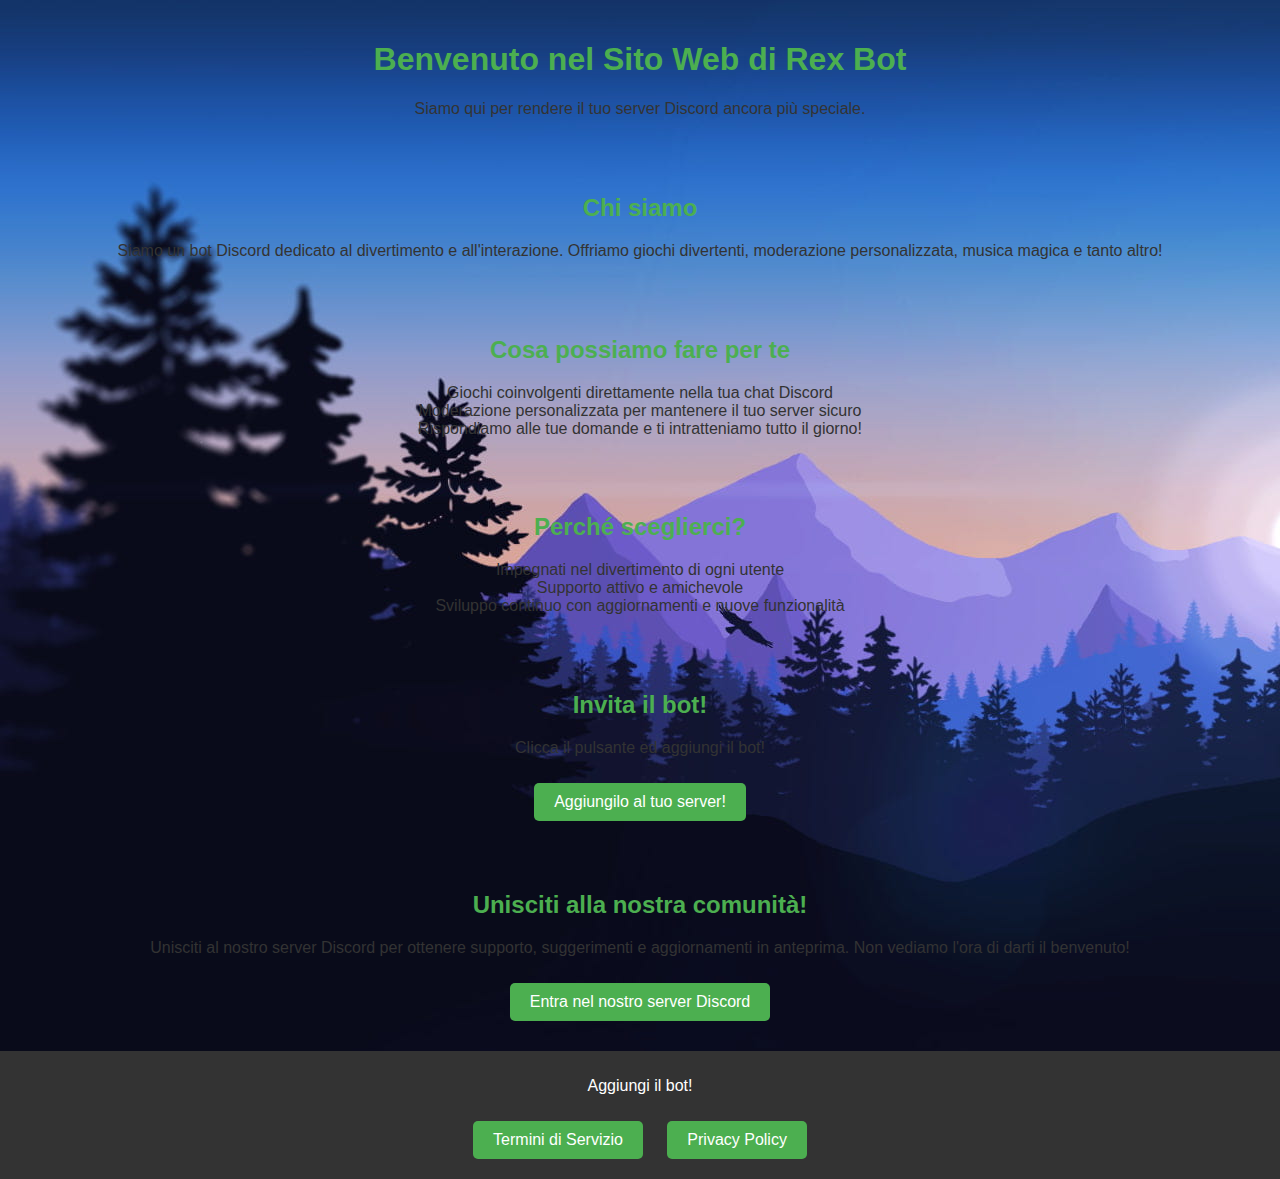
<file: index.html>
<!DOCTYPE html>
<html lang="it">
<head>
    <meta charset="UTF-8">
    <meta name="viewport" content="width=device-width, initial-scale=1.0">
    <title>Rex Bot</title>
    <style>
        body {
            background-image: url('background.jpg');
            font-family: Arial, sans-serif;
            margin: 0;
            padding: 0;
            background-color: #f4f4f4;
            color: #333;
        }
        header, section, footer {
            padding: 20px;
            text-align: center;
        }
        h1, h2 {
            color: #4CAF50;
        }
        ul {
            list-style-type: none;
            padding: 0;
        }
        .btn {
            display: inline-block;
            padding: 10px 20px;
            margin: 10px;
            color: white;
            background-color: #4CAF50;
            border: none;
            border-radius: 5px;
            text-decoration: none;
        }
        footer {
            background: #333;
            color: white;
            padding: 10px;
        }
    </style>
</head>
<body>
    <header>
        <h1>Benvenuto nel Sito Web di Rex Bot</h1>
        <p>Siamo qui per rendere il tuo server Discord ancora più speciale.</p>
    </header>

    <section id="about">
        <h2>Chi siamo</h2>
        <p>Siamo un bot Discord dedicato al divertimento e all'interazione. Offriamo giochi divertenti, moderazione personalizzata, musica magica e tanto altro!</p>
    </section>

    <section id="features">
        <h2>Cosa possiamo fare per te</h2>
        <ul>
            <li>Giochi coinvolgenti direttamente nella tua chat Discord</li>
            <li>Moderazione personalizzata per mantenere il tuo server sicuro</li>
            <li>Rispondiamo alle tue domande e ti intratteniamo tutto il giorno!</li>
        </ul>
    </section>

    <section id="why-choose-us">
        <h2>Perché sceglierci?</h2>
        <ul>
            <li>Impegnati nel divertimento di ogni utente</li>
            <li>Supporto attivo e amichevole</li>
            <li>Sviluppo continuo con aggiornamenti e nuove funzionalità</li>
        </ul>
    </section>

    <section id="join-community">
        <h2>Invita il bot!</h2>
        <p>Clicca il pulsante ed aggiungi il bot!</p>
        <a href="https://discord.com/oauth2/authorize?client_id=1248008865220657263&permissions=8&scope=bot" target="_blank" class="btn">Aggiungilo al tuo server!</a>
    </section>

    <section id="join-community">
        <h2>Unisciti alla nostra comunità!</h2>
        <p>Unisciti al nostro server Discord per ottenere supporto, suggerimenti e aggiornamenti in anteprima. Non vediamo l'ora di darti il benvenuto!</p>
        <a href="https://dsc.gg/andrexcommunity" target="_blank" class="btn">Entra nel nostro server Discord</a>
    </section>

    <footer>
        <p>Aggiungi il bot!</p>
        <div>
            <a href="tos.html" class="btn">Termini di Servizio</a>
            <a href="privacy.html" class="btn">Privacy Policy</a>
        </div>
    </footer>
</body>
</html>
</file>
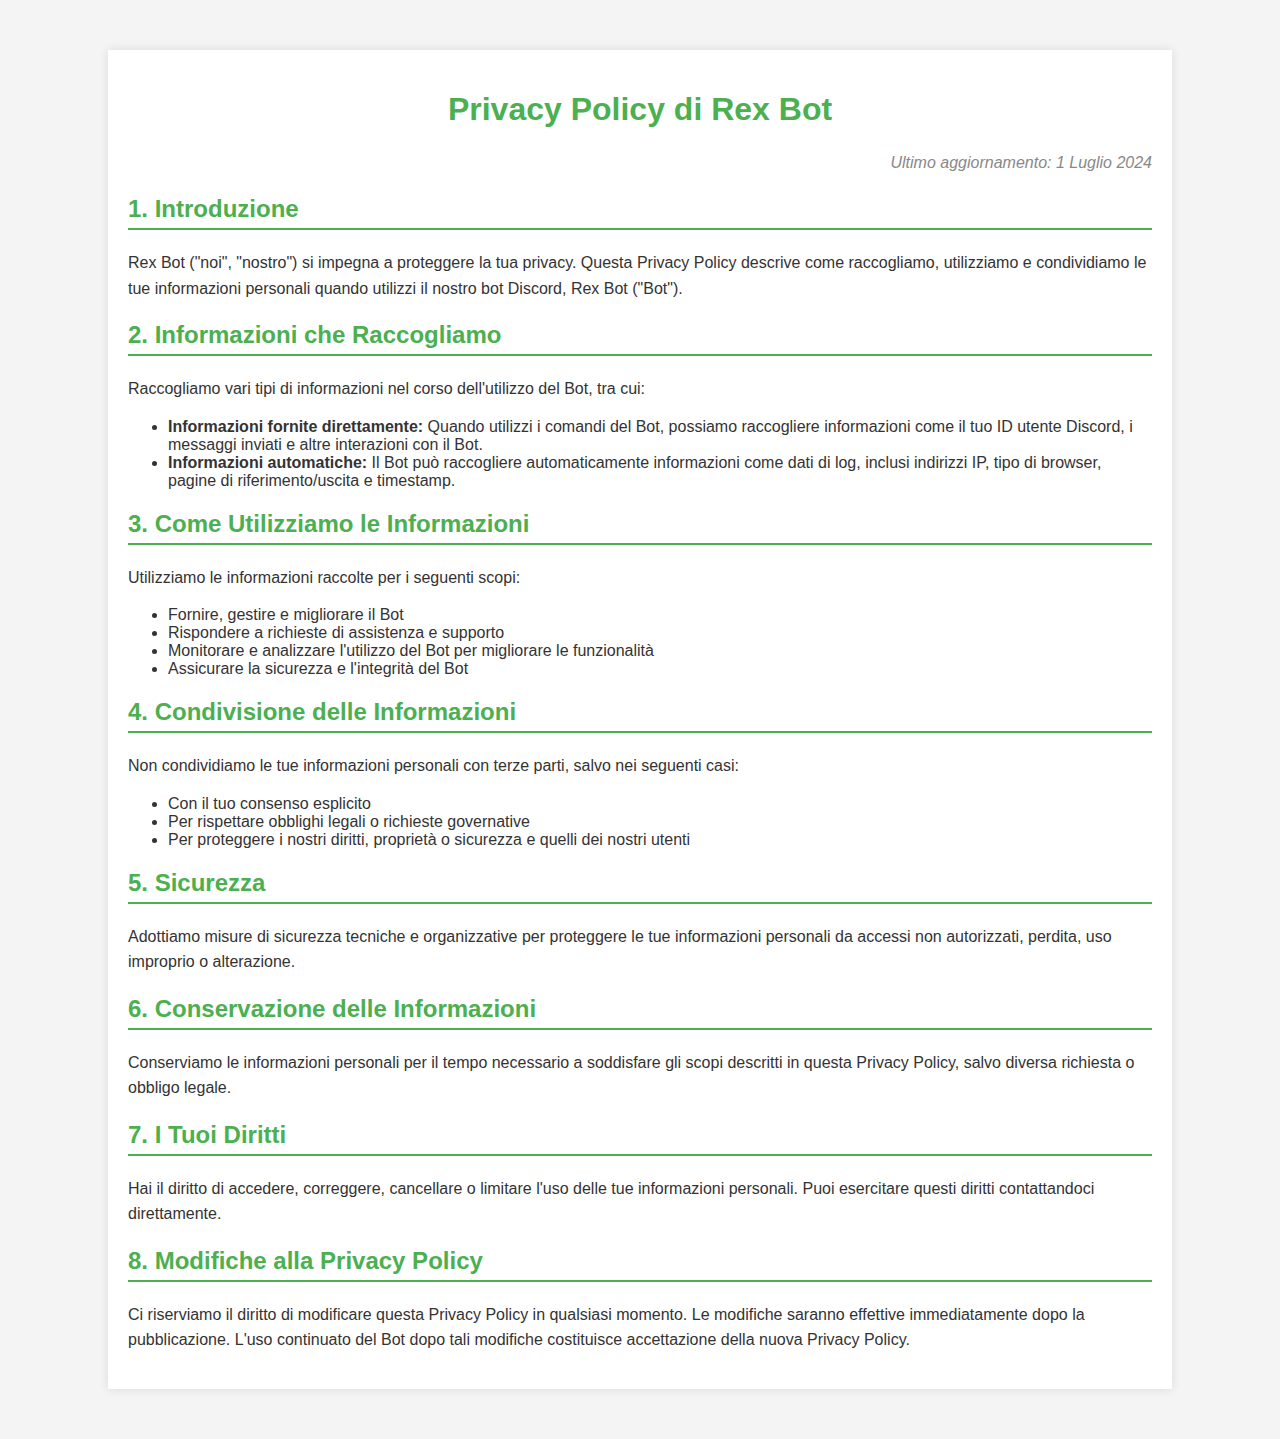
<file: privacy.html>
<!DOCTYPE html>
<html lang="it">
<head>
    <meta charset="UTF-8">
    <meta name="viewport" content="width=device-width, initial-scale=1.0">
    <title>Privacy Policy di Rex Bot</title>
    <style>
        body {
            font-family: Arial, sans-serif;
            margin: 0;
            padding: 0;
            background-color: #f4f4f4;
            color: #333;
        }
        .container {
            width: 80%;
            margin: 50px auto;
            padding: 20px;
            background: #fff;
            box-shadow: 0 0 10px rgba(0, 0, 0, 0.1);
        }
        h1 {
            text-align: center;
            color: #4CAF50;
        }
        h2 {
            color: #4CAF50;
            border-bottom: 2px solid #4CAF50;
            padding-bottom: 5px;
        }
        p {
            line-height: 1.6;
        }
        .last-updated {
            text-align: right;
            font-style: italic;
            color: #888;
        }
    </style>
</head>
<body>
    <div class="container">
        <h1>Privacy Policy di Rex Bot</h1>
        <p class="last-updated">Ultimo aggiornamento: 1 Luglio 2024 </p>

        <h2>1. Introduzione</h2>
        <p>Rex Bot ("noi", "nostro") si impegna a proteggere la tua privacy. Questa Privacy Policy descrive come raccogliamo, utilizziamo e condividiamo le tue informazioni personali quando utilizzi il nostro bot Discord, Rex Bot ("Bot").</p>

        <h2>2. Informazioni che Raccogliamo</h2>
        <p>Raccogliamo vari tipi di informazioni nel corso dell'utilizzo del Bot, tra cui:</p>
        <ul>
            <li><strong>Informazioni fornite direttamente:</strong> Quando utilizzi i comandi del Bot, possiamo raccogliere informazioni come il tuo ID utente Discord, i messaggi inviati e altre interazioni con il Bot.</li>
            <li><strong>Informazioni automatiche:</strong> Il Bot può raccogliere automaticamente informazioni come dati di log, inclusi indirizzi IP, tipo di browser, pagine di riferimento/uscita e timestamp.</li>
        </ul>

        <h2>3. Come Utilizziamo le Informazioni</h2>
        <p>Utilizziamo le informazioni raccolte per i seguenti scopi:</p>
        <ul>
            <li>Fornire, gestire e migliorare il Bot</li>
            <li>Rispondere a richieste di assistenza e supporto</li>
            <li>Monitorare e analizzare l'utilizzo del Bot per migliorare le funzionalità</li>
            <li>Assicurare la sicurezza e l'integrità del Bot</li>
        </ul>

        <h2>4. Condivisione delle Informazioni</h2>
        <p>Non condividiamo le tue informazioni personali con terze parti, salvo nei seguenti casi:</p>
        <ul>
            <li>Con il tuo consenso esplicito</li>
            <li>Per rispettare obblighi legali o richieste governative</li>
            <li>Per proteggere i nostri diritti, proprietà o sicurezza e quelli dei nostri utenti</li>
        </ul>

        <h2>5. Sicurezza</h2>
        <p>Adottiamo misure di sicurezza tecniche e organizzative per proteggere le tue informazioni personali da accessi non autorizzati, perdita, uso improprio o alterazione.</p>

        <h2>6. Conservazione delle Informazioni</h2>
        <p>Conserviamo le informazioni personali per il tempo necessario a soddisfare gli scopi descritti in questa Privacy Policy, salvo diversa richiesta o obbligo legale.</p>

        <h2>7. I Tuoi Diritti</h2>
        <p>Hai il diritto di accedere, correggere, cancellare o limitare l'uso delle tue informazioni personali. Puoi esercitare questi diritti contattandoci direttamente.</p>

        <h2>8. Modifiche alla Privacy Policy</h2>
        <p>Ci riserviamo il diritto di modificare questa Privacy Policy in qualsiasi momento. Le modifiche saranno effettive immediatamente dopo la pubblicazione. L'uso continuato del Bot dopo tali modifiche costituisce accettazione della nuova Privacy Policy.</p>

    </div>
</body>
</html>
</file>
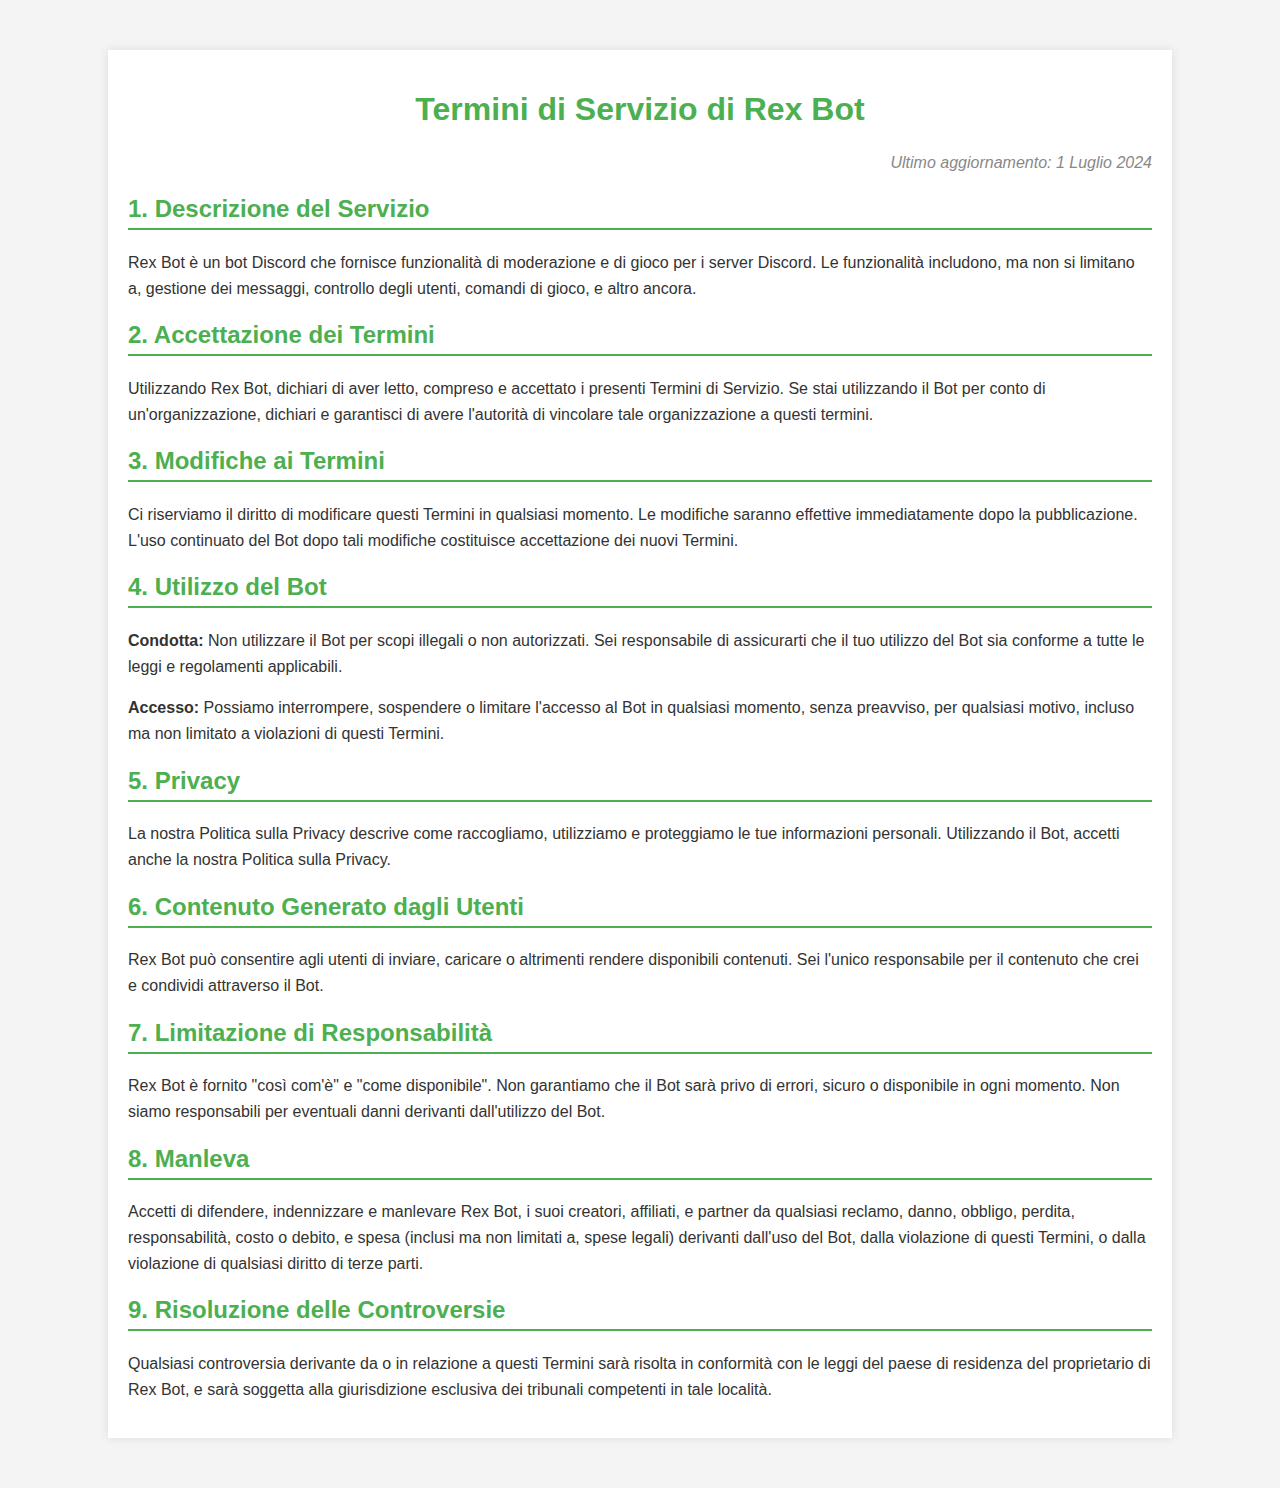
<file: tos.html>
<!DOCTYPE html>
<html lang="it">
<head>
    <meta charset="UTF-8">
    <meta name="viewport" content="width=device-width, initial-scale=1.0">
    <title>Termini di Servizio di Rex Bot</title>
    <style>
        body {
            font-family: Arial, sans-serif;
            margin: 0;
            padding: 0;
            background-color: #f4f4f4;
            color: #333;
        }
        .container {
            width: 80%;
            margin: 50px auto;
            padding: 20px;
            background: #fff;
            box-shadow: 0 0 10px rgba(0, 0, 0, 0.1);
        }
        h1 {
            text-align: center;
            color: #4CAF50;
        }
        h2 {
            color: #4CAF50;
            border-bottom: 2px solid #4CAF50;
            padding-bottom: 5px;
        }
        p {
            line-height: 1.6;
        }
        .last-updated {
            text-align: right;
            font-style: italic;
            color: #888;
        }
    </style>
</head>
<body>
    <div class="container">
        <h1>Termini di Servizio di Rex Bot</h1>
        <p class="last-updated">Ultimo aggiornamento: 1 Luglio 2024 </p>

        <h2>1. Descrizione del Servizio</h2>
        <p>Rex Bot è un bot Discord che fornisce funzionalità di moderazione e di gioco per i server Discord. Le funzionalità includono, ma non si limitano a, gestione dei messaggi, controllo degli utenti, comandi di gioco, e altro ancora.</p>

        <h2>2. Accettazione dei Termini</h2>
        <p>Utilizzando Rex Bot, dichiari di aver letto, compreso e accettato i presenti Termini di Servizio. Se stai utilizzando il Bot per conto di un'organizzazione, dichiari e garantisci di avere l'autorità di vincolare tale organizzazione a questi termini.</p>

        <h2>3. Modifiche ai Termini</h2>
        <p>Ci riserviamo il diritto di modificare questi Termini in qualsiasi momento. Le modifiche saranno effettive immediatamente dopo la pubblicazione. L'uso continuato del Bot dopo tali modifiche costituisce accettazione dei nuovi Termini.</p>

        <h2>4. Utilizzo del Bot</h2>
        <p><strong>Condotta:</strong> Non utilizzare il Bot per scopi illegali o non autorizzati. Sei responsabile di assicurarti che il tuo utilizzo del Bot sia conforme a tutte le leggi e regolamenti applicabili.</p>
        <p><strong>Accesso:</strong> Possiamo interrompere, sospendere o limitare l'accesso al Bot in qualsiasi momento, senza preavviso, per qualsiasi motivo, incluso ma non limitato a violazioni di questi Termini.</p>

        <h2>5. Privacy</h2>
        <p>La nostra Politica sulla Privacy descrive come raccogliamo, utilizziamo e proteggiamo le tue informazioni personali. Utilizzando il Bot, accetti anche la nostra Politica sulla Privacy.</p>

        <h2>6. Contenuto Generato dagli Utenti</h2>
        <p>Rex Bot può consentire agli utenti di inviare, caricare o altrimenti rendere disponibili contenuti. Sei l'unico responsabile per il contenuto che crei e condividi attraverso il Bot.</p>

        <h2>7. Limitazione di Responsabilità</h2>
        <p>Rex Bot è fornito "così com'è" e "come disponibile". Non garantiamo che il Bot sarà privo di errori, sicuro o disponibile in ogni momento. Non siamo responsabili per eventuali danni derivanti dall'utilizzo del Bot.</p>

        <h2>8. Manleva</h2>
        <p>Accetti di difendere, indennizzare e manlevare Rex Bot, i suoi creatori, affiliati, e partner da qualsiasi reclamo, danno, obbligo, perdita, responsabilità, costo o debito, e spesa (inclusi ma non limitati a, spese legali) derivanti dall'uso del Bot, dalla violazione di questi Termini, o dalla violazione di qualsiasi diritto di terze parti.</p>

        <h2>9. Risoluzione delle Controversie</h2>
        <p>Qualsiasi controversia derivante da o in relazione a questi Termini sarà risolta in conformità con le leggi del paese di residenza del proprietario di Rex Bot, e sarà soggetta alla giurisdizione esclusiva dei tribunali competenti in tale località.</p>

    </div>
</body>
</html>
</file>
